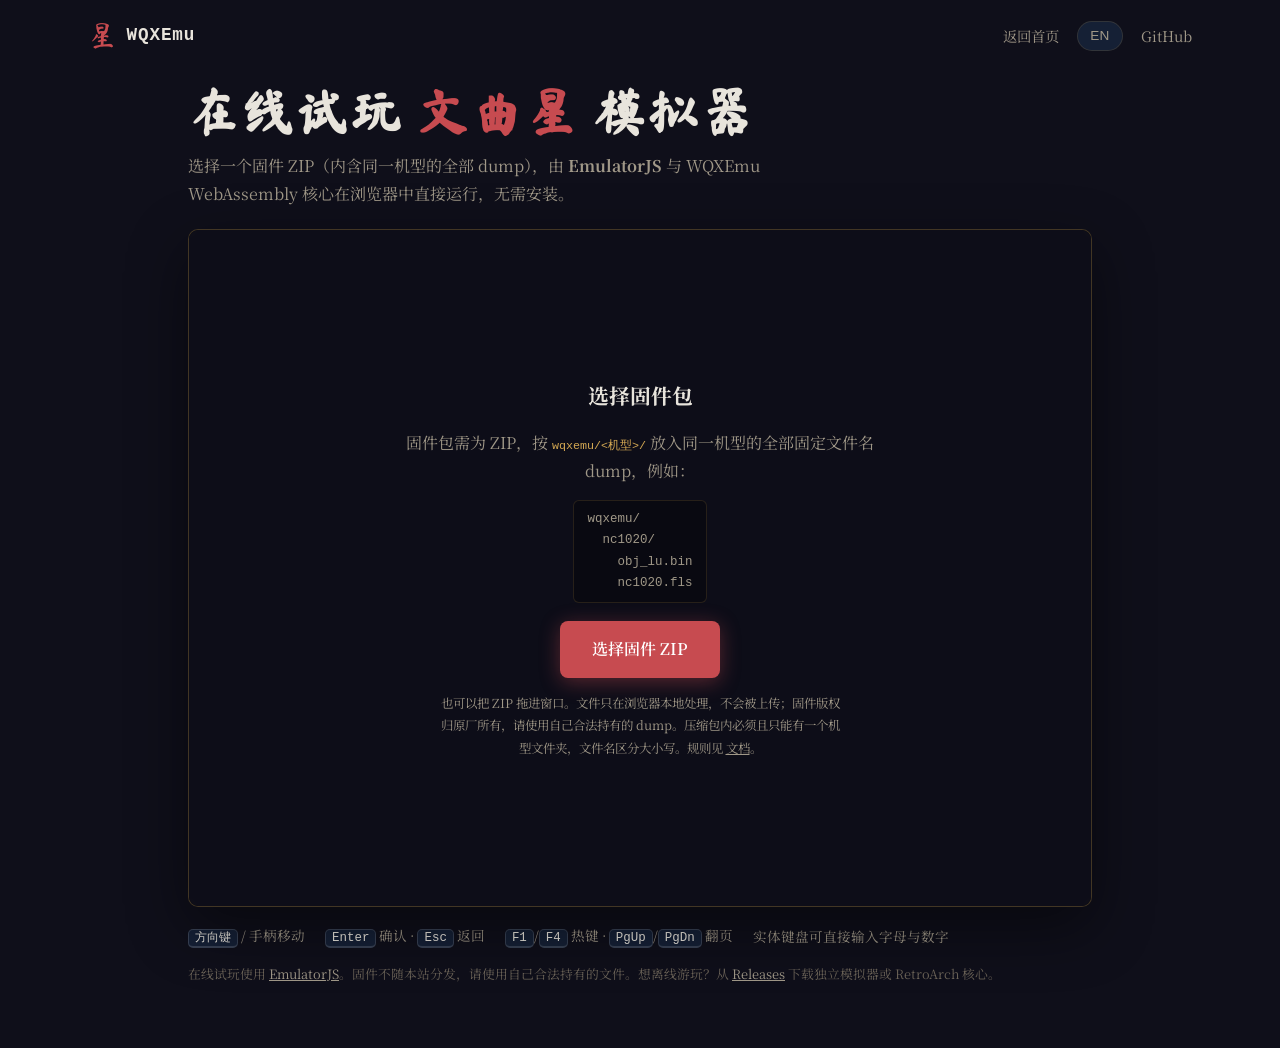
<file: site/play.html>
<!DOCTYPE html>
<html lang="zh-CN">
<head>
  <meta charset="UTF-8">
  <meta name="viewport" content="width=device-width, initial-scale=1.0">
  <meta name="description" content="在浏览器中选择固件包即可运行文曲星模拟器，无需安装。由 EmulatorJS 与 WQXEmu WebAssembly 核心驱动。">
  <meta name="theme-color" content="#0f0f1a">
  <title>在线试玩文曲星模拟器 — WQXEmu</title>
  <link rel="icon" href="data:image/svg+xml,<svg xmlns='http://www.w3.org/2000/svg' viewBox='0 0 100 100'><text y='.9em' font-size='90'>星</text></svg>">
  <link rel="stylesheet" href="css/style.css">
  <link rel="preconnect" href="https://fonts.googleapis.com">
  <link rel="preconnect" href="https://fonts.gstatic.com" crossorigin>
  <link href="https://fonts.googleapis.com/css2?family=Noto+Serif+SC:wght@400;600;700;900&family=Ma+Shan+Zheng&display=swap" rel="stylesheet">
  <style>
    .play-page {
      min-height: 100vh;
    }

    .play-header {
      display: flex;
      align-items: center;
      justify-content: space-between;
      gap: 16px;
      max-width: var(--container-max);
      margin: 0 auto;
      padding: 20px clamp(1.5rem, 4vw, 3rem);
    }

    .play-brand {
      display: flex;
      align-items: center;
      gap: 0.6rem;
      color: var(--text-primary);
      text-decoration: none;
    }

    .play-brand .logo-char { font-size: 1.8rem; }

    .play-header-links {
      display: flex;
      flex-wrap: wrap;
      align-items: center;
      justify-content: flex-end;
      gap: 18px;
    }

    .play-header-links a {
      color: var(--text-secondary);
      font-size: 0.9rem;
      text-decoration: none;
    }

    .play-header-links a:hover { color: var(--text-primary); }

    .play-main {
      max-width: 1000px;
      margin: 0 auto;
      padding: 8px clamp(1.5rem, 4vw, 3rem) 64px;
    }

    .play-title {
      font-family: var(--font-calligraphy);
      font-size: clamp(2rem, 5vw, 3.2rem);
      line-height: 1.25;
      letter-spacing: 0.06em;
    }

    .play-title span { color: var(--cinnabar); }

    .play-subtitle {
      color: var(--text-secondary);
      margin: 8px 0 20px;
      max-width: 68ch;
    }

    .play-subtitle code { color: var(--amber); font-size: 0.95em; }

    .play-stage {
      position: relative;
      width: 100%;
      aspect-ratio: 4 / 3;
      background: #0a0a12;
      border: 1px solid rgba(212, 168, 83, 0.28);
      border-radius: 10px;
      overflow: hidden;
      box-shadow: 0 20px 60px rgba(0, 0, 0, 0.45);
    }

    .play-stage > #game { position: absolute; inset: 0; }
    #game, #game canvas { width: 100% !important; height: 100% !important; }

    .play-overlay {
      position: absolute;
      inset: 0;
      z-index: 5;
      display: flex;
      flex-direction: column;
      align-items: center;
      justify-content: center;
      gap: 14px;
      padding: 24px;
      text-align: center;
      background: rgba(15, 15, 26, 0.92);
      backdrop-filter: blur(3px);
    }

    .play-overlay h2 { font-size: 1.3rem; }
    .play-overlay p { color: var(--text-secondary); max-width: 58ch; }
    .play-overlay .btn { margin-top: 4px; }
    .play-overlay[hidden] { display: none; }
    .play-overlay code { font-size: 0.9em; color: var(--amber); }

    #play-picker label.btn { cursor: pointer; }
    #play-picker input[hidden] { display: none; }

    .play-picker-error { color: #e07a7e; font-size: 0.85rem; }

    .play-picker-layout {
      font-family: var(--font-mono);
      font-size: 0.78rem;
      color: var(--text-secondary);
      background: rgba(0, 0, 0, 0.3);
      border: 1px solid var(--border);
      border-radius: 6px;
      padding: 8px 14px;
      text-align: left;
      line-height: 1.7;
    }

    .play-picker-hint { font-size: 0.78rem; color: var(--text-muted); }
    .play-picker-hint a { color: var(--text-secondary); text-decoration: underline; }

    .play-stage.is-drop {
      border-color: rgba(212, 168, 83, 0.7);
      box-shadow: 0 0 0 3px rgba(212, 168, 83, 0.18), 0 20px 60px rgba(0, 0, 0, 0.45);
    }

    .play-controls {
      margin-top: 16px;
      display: flex;
      flex-wrap: wrap;
      gap: 8px 20px;
      align-items: center;
      color: var(--text-secondary);
      font-size: 0.85rem;
    }

    .play-controls kbd {
      font-family: var(--font-mono);
      font-size: 0.78rem;
      color: var(--text-primary);
      background: var(--glass);
      border: 1px solid rgba(255, 255, 255, 0.15);
      border-bottom-width: 2px;
      border-radius: 5px;
      padding: 1px 6px;
    }

    .play-reset {
      margin-left: auto;
      padding: 4px 14px;
      font: inherit;
      font-size: 0.8rem;
      color: var(--text-secondary);
      background: transparent;
      border: 1px solid rgba(255, 255, 255, 0.2);
      border-radius: 999px;
      cursor: pointer;
    }

    .play-reset:hover { color: var(--amber); border-color: rgba(212, 168, 83, 0.45); }
    .play-reset[hidden] { display: none; }

    .play-note { margin-top: 12px; font-size: 0.8rem; color: var(--text-muted); }
    .play-note a { color: var(--text-secondary); text-decoration: underline; }

    @media (max-width: 640px) {
      .play-header { padding: 16px; }
      .play-header-links { gap: 12px; }
      .play-header-links .optional { display: none; }
      .play-main { padding: 0 16px 40px; }
      .play-stage { border-radius: 8px; }
      .play-stage.is-picking { aspect-ratio: auto; }
      .play-stage.is-picking #play-picker { position: static; }
      .play-overlay {
        justify-content: center;
        justify-content: safe center;
        padding: 16px;
        gap: 10px;
        overflow-y: auto;
        scrollbar-width: none;
      }
      .play-overlay::-webkit-scrollbar { display: none; }
      .play-overlay h2 { font-size: 1.1rem; }
      .play-overlay p { font-size: 0.85rem; }
      .play-picker-hint { font-size: 0.72rem; }
    }
  </style>
</head>
<body class="play-page">

  <header class="play-header">
    <a href="index.html" class="play-brand">
      <span class="logo-char">星</span>
      <span class="logo-text">WQXEmu</span>
    </a>
    <nav class="play-header-links">
      <a href="index.html" data-i18n="nav-back">返回首页</a>
      <button id="lang-toggle" class="lang-toggle" aria-label="Switch language">EN</button>
      <a href="https://github.com/AloysHF/WQXEmu" class="optional" target="_blank" rel="noopener">GitHub</a>
    </nav>
  </header>

  <main class="play-main">
    <h1 class="play-title" data-i18n="title">在线试玩 <span>文曲星</span> 模拟器</h1>
    <p class="play-subtitle" data-i18n="subtitle">选择一个固件 ZIP（内含同一机型的全部 dump），由 <strong>EmulatorJS</strong> 与 WQXEmu WebAssembly 核心在浏览器中直接运行，无需安装。</p>

    <div class="play-stage is-picking">
      <div id="game"></div>

      <div id="play-status" class="play-overlay" hidden>
        <h2 data-i18n="status-title">正在加载核心…</h2>
        <p data-i18n="status-desc">首次启动需要下载 WebAssembly 核心，请稍候。</p>
      </div>

      <div id="play-picker" class="play-overlay">
        <h2 data-i18n="picker-title">选择固件包</h2>
        <p data-i18n="picker-desc">固件包需为 ZIP，按 <code>wqxemu/&lt;机型&gt;/</code> 放入同一机型的全部固定文件名 dump，例如：</p>
        <pre class="play-picker-layout">wqxemu/
  nc1020/
    obj_lu.bin
    nc1020.fls</pre>
        <label class="btn btn-primary">
          <span data-i18n="pick-firmware">选择固件 ZIP</span>
          <input id="firmware-file" type="file" accept=".zip,application/zip" hidden>
        </label>
        <p id="play-picker-error" class="play-picker-error" hidden></p>
        <p class="play-picker-hint" data-i18n="picker-hint">也可以把 ZIP 拖进窗口。文件只在浏览器本地处理，不会被上传；固件版权归原厂所有，请使用自己合法持有的 dump。压缩包内必须且只能有一个机型文件夹，文件名区分大小写。规则见 <a href="https://github.com/AloysHF/WQXEmu/blob/master/docs/EmulatorJS-Core.md" target="_blank" rel="noopener">文档</a>。</p>
      </div>

      <div id="play-error" class="play-overlay" hidden>
        <h2 data-i18n="error-title">无法启动在线模拟器</h2>
        <p data-i18n="error-text">EmulatorJS 运行时未部署（缺少 <code>data/loader.js</code>）。请通过 Pages 部署流程生成 <code>site/data</code>，或直接使用独立版模拟器。</p>
      </div>
    </div>

    <div class="play-controls">
      <span data-i18n="ctrl-move"><kbd>方向键</kbd> / 手柄移动</span>
      <span data-i18n="ctrl-confirm"><kbd>Enter</kbd> 确认 · <kbd>Esc</kbd> 返回</span>
      <span data-i18n="ctrl-hotkeys"><kbd>F1</kbd>/<kbd>F4</kbd> 热键 · <kbd>PgUp</kbd>/<kbd>PgDn</kbd> 翻页</span>
      <span data-i18n="ctrl-keyboard">实体键盘可直接输入字母与数字</span>
      <button id="play-reset" class="play-reset" type="button" data-i18n="reset" hidden>换一个固件</button>
    </div>

    <p class="play-note" data-i18n="note">在线试玩使用 <a href="https://emulatorjs.org" target="_blank" rel="noopener">EmulatorJS</a>。固件不随本站分发，请使用自己合法持有的文件。想离线游玩？从 <a href="https://github.com/AloysHF/WQXEmu/releases" target="_blank" rel="noopener">Releases</a> 下载独立模拟器或 RetroArch 核心。</p>
  </main>

  <script>
    (function () {
      'use strict';

      var translations = {
        zh: {
          'meta-title': '在线试玩文曲星模拟器 — WQXEmu',
          'meta-desc': '在浏览器中选择固件包即可运行文曲星模拟器，无需安装。由 EmulatorJS 与 WQXEmu WebAssembly 核心驱动。',
          'nav-back': '返回首页',
          'title': '在线试玩 <span>文曲星</span> 模拟器',
          'subtitle': '选择一个固件 ZIP（内含同一机型的全部 dump），由 <strong>EmulatorJS</strong> 与 WQXEmu WebAssembly 核心在浏览器中直接运行，无需安装。',
          'status-title': '正在加载核心…',
          'status-desc': '首次启动需要下载 WebAssembly 核心，请稍候。',
          'picker-title': '选择固件包',
          'picker-desc': '固件包需为 ZIP，按 <code>wqxemu/&lt;机型&gt;/</code> 放入同一机型的全部固定文件名 dump，例如：',
          'pick-firmware': '选择固件 ZIP',
          'picker-hint': '也可以把 ZIP 拖进窗口。文件只在浏览器本地处理，不会被上传；固件版权归原厂所有，请使用自己合法持有的 dump。压缩包内必须且只能有一个机型文件夹，文件名区分大小写。规则见 <a href="https://github.com/AloysHF/WQXEmu/blob/master/docs/EmulatorJS-Core.md" target="_blank" rel="noopener">文档</a>。',
          'error-title': '无法启动在线模拟器',
          'error-text': 'EmulatorJS 运行时未部署（缺少 <code>data/loader.js</code>）。请通过 Pages 部署流程生成 <code>site/data</code>，或直接使用独立版模拟器。',
          'ctrl-move': '<kbd>方向键</kbd> / 手柄移动',
          'ctrl-confirm': '<kbd>Enter</kbd> 确认 · <kbd>Esc</kbd> 返回',
          'ctrl-hotkeys': '<kbd>F1</kbd>/<kbd>F4</kbd> 热键 · <kbd>PgUp</kbd>/<kbd>PgDn</kbd> 翻页',
          'ctrl-keyboard': '实体键盘可直接输入字母与数字',
          'reset': '换一个固件',
          'note': '在线试玩使用 <a href="https://emulatorjs.org" target="_blank" rel="noopener">EmulatorJS</a>。固件不随本站分发，请使用自己合法持有的文件。想离线游玩？从 <a href="https://github.com/AloysHF/WQXEmu/releases" target="_blank" rel="noopener">Releases</a> 下载独立模拟器或 RetroArch 核心。',
          'invalid-firmware': '请选择 .zip 固件包。'
        },
        en: {
          'meta-title': 'Play Wenquxing Online — WQXEmu',
          'meta-desc': 'Load a firmware archive in your browser and run the Wenquxing emulator, no install required. Powered by EmulatorJS and the WQXEmu WebAssembly core.',
          'nav-back': 'Back to Home',
          'title': 'Play the <span>Wenquxing</span> Emulator Online',
          'subtitle': 'Pick a firmware ZIP (all dumps for one model). <strong>EmulatorJS</strong> and the WQXEmu WebAssembly core run it right in the browser.',
          'status-title': 'Loading core…',
          'status-desc': 'The first launch downloads the WebAssembly core.',
          'picker-title': 'Choose a firmware archive',
          'picker-desc': 'The archive must be a ZIP with every dump of one model under <code>wqxemu/&lt;model&gt;/</code>, using the exact file names, for example:',
          'pick-firmware': 'Choose Firmware ZIP',
          'picker-hint': 'You can also drop the ZIP onto the window. Files are processed locally in your browser and never uploaded. Firmware is copyrighted; use dumps you legally own. The archive must contain exactly one model folder, and file names are case-sensitive. See the <a href="https://github.com/AloysHF/WQXEmu/blob/master/docs/EmulatorJS-Core.md" target="_blank" rel="noopener">documentation</a> for the layout.',
          'error-title': 'Unable to start the online emulator',
          'error-text': 'The EmulatorJS runtime is not deployed (missing <code>data/loader.js</code>). Generate <code>site/data</code> through the Pages workflow, or use the standalone emulator.',
          'ctrl-move': '<kbd>Arrows</kbd> / gamepad Move',
          'ctrl-confirm': '<kbd>Enter</kbd> Confirm · <kbd>Esc</kbd> Back',
          'ctrl-hotkeys': '<kbd>F1</kbd>/<kbd>F4</kbd> Hotkeys · <kbd>PgUp</kbd>/<kbd>PgDn</kbd> Page',
          'ctrl-keyboard': 'Type letters and digits with a physical keyboard',
          'reset': 'Load another firmware',
          'note': 'Online play uses <a href="https://emulatorjs.org" target="_blank" rel="noopener">EmulatorJS</a>. Firmware is not distributed with this site, so use your own legally obtained files. Prefer playing offline? Download the standalone emulator or the RetroArch core from <a href="https://github.com/AloysHF/WQXEmu/releases" target="_blank" rel="noopener">Releases</a>.',
          'invalid-firmware': 'Please choose a .zip firmware archive.'
        }
      };

      var storageKey = 'wqxemu-lang';
      var currentLang;
      try {
        currentLang = localStorage.getItem(storageKey) || 'zh';
      } catch (error) {
        currentLang = 'zh';
      }

      var languageButton = document.getElementById('lang-toggle');
      var description = document.querySelector('meta[name="description"]');

      function applyLang(lang) {
        currentLang = lang;
        document.documentElement.lang = lang === 'zh' ? 'zh-CN' : 'en';
        var t = translations[lang];

        document.querySelectorAll('[data-i18n]').forEach(function (el) {
          var key = el.getAttribute('data-i18n');
          if (t[key] !== undefined) el.innerHTML = t[key];
        });

        document.title = t['meta-title'];
        if (description) description.setAttribute('content', t['meta-desc']);
        languageButton.textContent = lang === 'zh' ? 'EN' : '中';
        languageButton.setAttribute('aria-label', lang === 'zh' ? 'Switch to English' : '切换到中文');

        try {
          localStorage.setItem(storageKey, lang);
        } catch (error) {
          // Language persistence is optional in restricted browsing contexts.
        }
      }

      var RUNTIME_PATH = 'data/';
      var FIRMWARE_EXTENSIONS = /\.zip$/i;
      var stage = document.querySelector('.play-stage');
      var status = document.getElementById('play-status');
      var picker = document.getElementById('play-picker');
      var pickerError = document.getElementById('play-picker-error');
      var error = document.getElementById('play-error');
      var firmwareInput = document.getElementById('firmware-file');
      var resetButton = document.getElementById('play-reset');
      var booted = false;

      function show(element) { element.hidden = false; }
      function hide(element) { element.hidden = true; }

      function fail(messageKey) {
        pickerError.textContent = translations[currentLang][messageKey];
        show(pickerError);
      }

      function boot(firmware) {
        if (booted) return;
        booted = true;
        stage.classList.remove('is-picking');
        hide(picker);
        hide(error);
        hide(pickerError);
        show(status);

        window.EJS_player = '#game';
        window.EJS_core = 'wqxemu';
        // Blob URLs have no file name, so EJS_gameName must keep the extension.
        window.EJS_gameUrl = URL.createObjectURL(firmware);
        window.EJS_gameName = firmware.name;
        window.EJS_pathtodata = RUNTIME_PATH;
        window.EJS_startOnLoaded = false;
        window.EJS_backgroundColor = '#0a0a12';
        if (currentLang === 'zh') window.EJS_language = 'zh-CN';

        var runtime = document.createElement('script');
        runtime.src = RUNTIME_PATH + 'loader.js';
        runtime.onload = function () {
          hide(status);
          show(resetButton);
        };
        runtime.onerror = function () {
          booted = false;
          hide(status);
          show(error);
          show(resetButton);
        };
        document.body.appendChild(runtime);
      }

      function pick(firmware) {
        if (!firmware || booted) return;
        if (!FIRMWARE_EXTENSIONS.test(firmware.name)) {
          fail('invalid-firmware');
          return;
        }
        boot(firmware);
      }

      firmwareInput.addEventListener('change', function () {
        pick(firmwareInput.files && firmwareInput.files[0]);
      });

      var dragDepth = 0;

      document.addEventListener('dragenter', function (event) {
        event.preventDefault();
        if (booted) return;
        dragDepth += 1;
        stage.classList.add('is-drop');
      });

      document.addEventListener('dragover', function (event) {
        event.preventDefault();
      });

      document.addEventListener('dragleave', function (event) {
        event.preventDefault();
        if (booted) return;
        dragDepth = Math.max(0, dragDepth - 1);
        if (dragDepth === 0) stage.classList.remove('is-drop');
      });

      document.addEventListener('drop', function (event) {
        event.preventDefault();
        dragDepth = 0;
        stage.classList.remove('is-drop');
        var files = event.dataTransfer && event.dataTransfer.files;
        if (files && files.length > 0) pick(files[0]);
      });

      resetButton.addEventListener('click', function () {
        window.location.reload();
      });

      languageButton.addEventListener('click', function () {
        applyLang(currentLang === 'zh' ? 'en' : 'zh');
      });

      applyLang(currentLang);
    })();
  </script>
</body>
</html>
</file>
<file: site/css/style.css>
/* ===== CSS Variables ===== */
:root {
    /* Ink wash palette */
    --ink-black: #1a1a2e;
    --ink-dark: #0f0f1a;
    --ink-deep: #16213e;
    --ink-medium: #1e3a5f;
    --ink-light: #2d5f8a;

    /* Accent colors - inspired by Chinese traditional colors */
    --cinnabar: #c74b50;      /* 朱砂红 */
    --jade: #5a8a6a;          /* 玉绿 */
    --amber: #d4a853;         /* 琥珀 */
    --indigo: #4a6fa5;        /* 靛蓝 */
    --paper: #f5f0e8;         /* 宣纸色 */

    /* Neutral */
    --text-primary: #e8e4dc;
    --text-secondary: #a09888;
    --text-muted: #6b6358;
    --border: rgba(212, 168, 83, 0.15);
    --glass: rgba(30, 58, 95, 0.4);

    /* Spacing */
    --section-padding: clamp(4rem, 8vw, 8rem);
    --container-max: 1200px;

    /* Typography */
    --font-serif: 'Noto Serif SC', 'Songti SC', 'SimSun', serif;
    --font-calligraphy: 'Ma Shan Zheng', 'STKaiti', 'KaiTi', cursive;
    --font-mono: 'JetBrains Mono', 'Fira Code', 'Cascadia Code', monospace;
}

/* ===== Reset ===== */
*,
*::before,
*::after {
    margin: 0;
    padding: 0;
    box-sizing: border-box;
}

html {
    scroll-behavior: smooth;
    scroll-padding-top: 80px;
}

body {
    font-family: var(--font-serif);
    background: var(--ink-dark);
    color: var(--text-primary);
    line-height: 1.8;
    overflow-x: hidden;
    -webkit-font-smoothing: antialiased;
}

/* ===== Skip Link ===== */
.skip-link {
    position: absolute;
    top: -100%;
    left: 50%;
    transform: translateX(-50%);
    padding: 0.5rem 1rem;
    background: var(--cinnabar);
    color: white;
    border-radius: 0 0 4px 4px;
    z-index: 1000;
    transition: top 0.2s;
}

.skip-link:focus {
    top: 0;
}

/* ===== Container ===== */
.container {
    max-width: var(--container-max);
    margin: 0 auto;
    padding: 0 clamp(1.5rem, 4vw, 3rem);
}

/* ===== Navigation ===== */
.nav {
    position: fixed;
    top: 0;
    left: 0;
    right: 0;
    z-index: 100;
    padding: 1rem 0;
    transition: all 0.3s ease;
    background: transparent;
}

.nav.scrolled {
    background: rgba(15, 15, 26, 0.85);
    backdrop-filter: blur(20px);
    -webkit-backdrop-filter: blur(20px);
    border-bottom: 1px solid var(--border);
    padding: 0.75rem 0;
}

.nav-inner {
    max-width: var(--container-max);
    margin: 0 auto;
    padding: 0 clamp(1.5rem, 4vw, 3rem);
    display: flex;
    align-items: center;
    justify-content: space-between;
}

.nav-logo {
    display: flex;
    align-items: center;
    gap: 0.75rem;
    text-decoration: none;
    color: var(--text-primary);
}

.logo-char {
    font-family: var(--font-calligraphy);
    font-size: 2rem;
    color: var(--cinnabar);
    line-height: 1;
}

.logo-text {
    font-family: var(--font-mono);
    font-size: 1.1rem;
    font-weight: 600;
    letter-spacing: 0.05em;
}

.nav-links {
    display: flex;
    align-items: center;
    gap: 2rem;
}

.nav-links a {
    color: var(--text-secondary);
    text-decoration: none;
    font-size: 0.95rem;
    transition: color 0.2s;
    position: relative;
}

.nav-links a:hover {
    color: var(--text-primary);
}

.nav-links a::after {
    content: '';
    position: absolute;
    bottom: -4px;
    left: 0;
    width: 0;
    height: 2px;
    background: var(--cinnabar);
    transition: width 0.3s;
}

.nav-links a:hover::after {
    width: 100%;
}

.nav-github {
    display: flex;
    align-items: center;
    gap: 0.5rem;
}

.lang-toggle {
    display: flex;
    align-items: center;
    gap: 0.25rem;
    padding: 0.4rem 0.8rem;
    background: var(--glass);
    border: 1px solid var(--border);
    border-radius: 20px;
    color: var(--text-secondary);
    cursor: pointer;
    font-size: 0.85rem;
    transition: all 0.2s;
}

.lang-toggle:hover {
    background: rgba(212, 168, 83, 0.1);
    color: var(--text-primary);
}

.lang-zh,
.lang-en {
    transition: opacity 0.2s;
}

html[lang="zh-CN"] .lang-en {
    opacity: 0.5;
}

html[lang="en"] .lang-zh {
    opacity: 0.5;
}

.nav-mobile-toggle {
    display: none;
    flex-direction: column;
    gap: 5px;
    padding: 0.5rem;
    background: none;
    border: none;
    cursor: pointer;
}

.nav-mobile-toggle span {
    width: 24px;
    height: 2px;
    background: var(--text-primary);
    transition: all 0.3s;
}

/* ===== Hero Section ===== */
.hero {
    position: relative;
    min-height: 100vh;
    display: flex;
    align-items: center;
    justify-content: center;
    overflow: hidden;
    background: linear-gradient(135deg, var(--ink-dark) 0%, var(--ink-deep) 50%, var(--ink-medium) 100%);
}

.hero-canvas {
    position: absolute;
    top: 0;
    left: 0;
    width: 100%;
    height: 100%;
    pointer-events: none;
    opacity: 0.6;
}

.hero-content {
    position: relative;
    z-index: 2;
    text-align: center;
    max-width: 800px;
    padding: 2rem;
}

.hero-badge {
    display: inline-flex;
    align-items: center;
    gap: 0.5rem;
    padding: 0.5rem 1.2rem;
    background: var(--glass);
    border: 1px solid var(--border);
    border-radius: 100px;
    font-size: 0.85rem;
    color: var(--amber);
    margin-bottom: 2rem;
    backdrop-filter: blur(10px);
}

.badge-icon {
    font-size: 0.75rem;
}

.hero-title {
    margin-bottom: 1.5rem;
    line-height: 1.2;
}

.title-calligraphy {
    display: block;
    font-family: var(--font-calligraphy);
    font-size: clamp(4rem, 10vw, 8rem);
    color: var(--text-primary);
    text-shadow: 0 0 60px rgba(199, 75, 80, 0.3);
    letter-spacing: 0.1em;
}

.title-sub {
    display: block;
    font-family: var(--font-serif);
    font-size: clamp(1.5rem, 3vw, 2.5rem);
    font-weight: 400;
    color: var(--text-secondary);
    letter-spacing: 0.3em;
    margin-top: 0.5rem;
}

.hero-desc {
    font-size: clamp(1rem, 2vw, 1.2rem);
    color: var(--text-secondary);
    line-height: 1.8;
    margin-bottom: 2.5rem;
    max-width: 600px;
    margin-left: auto;
    margin-right: auto;
}

.hero-actions {
    display: flex;
    gap: 1rem;
    justify-content: center;
    margin-bottom: 3rem;
}

.btn {
    display: inline-flex;
    align-items: center;
    gap: 0.5rem;
    padding: 0.875rem 2rem;
    border-radius: 8px;
    font-size: 1rem;
    font-weight: 600;
    text-decoration: none;
    transition: all 0.3s ease;
    cursor: pointer;
    border: none;
    font-family: var(--font-serif);
}

.btn-primary {
    background: var(--cinnabar);
    color: white;
    box-shadow: 0 4px 20px rgba(199, 75, 80, 0.4);
}

.btn-primary:hover {
    background: #d65a60;
    transform: translateY(-2px);
    box-shadow: 0 6px 30px rgba(199, 75, 80, 0.5);
}

.btn-secondary {
    background: var(--glass);
    color: var(--text-primary);
    border: 1px solid var(--border);
    backdrop-filter: blur(10px);
}

.btn-secondary:hover {
    background: rgba(212, 168, 83, 0.1);
    border-color: var(--amber);
}

.hero-stats {
    display: flex;
    align-items: center;
    justify-content: center;
    gap: 2rem;
    padding: 1.5rem 2rem;
    background: var(--glass);
    border: 1px solid var(--border);
    border-radius: 16px;
    backdrop-filter: blur(10px);
}

.stat {
    text-align: center;
}

.stat-num {
    display: block;
    font-family: var(--font-mono);
    font-size: 1.5rem;
    font-weight: 700;
    color: var(--amber);
}

.stat-label {
    display: block;
    font-size: 0.85rem;
    color: var(--text-muted);
}

.stat-divider {
    width: 1px;
    height: 40px;
    background: var(--border);
}

.hero-devices {
    position: absolute;
    right: 5%;
    top: 50%;
    transform: translateY(-50%);
    z-index: 1;
}

.device-showcase {
    position: relative;
    width: 280px;
    height: 350px;
}

.device-img {
    position: absolute;
    top: 0;
    left: 0;
    width: 100%;
    height: 100%;
    object-fit: contain;
    opacity: 0;
    transform: scale(0.9);
    transition: all 0.5s ease;
}

.device-img.active {
    opacity: 1;
    transform: scale(1);
}

.device-nav {
    display: flex;
    justify-content: center;
    gap: 0.75rem;
    margin-top: 1.5rem;
}

.device-dot {
    width: 10px;
    height: 10px;
    border-radius: 50%;
    background: var(--text-muted);
    border: none;
    cursor: pointer;
    transition: all 0.3s;
    padding: 0;
}

.device-dot.active {
    background: var(--cinnabar);
    transform: scale(1.2);
}

.hero-scroll-hint {
    position: absolute;
    bottom: 2rem;
    left: 50%;
    transform: translateX(-50%);
    display: flex;
    flex-direction: column;
    align-items: center;
    gap: 0.5rem;
    color: var(--text-muted);
    font-size: 0.85rem;
    animation: bounce 2s infinite;
}

@keyframes bounce {
    0%, 100% { transform: translateX(-50%) translateY(0); }
    50% { transform: translateX(-50%) translateY(-10px); }
}

/* ===== Sections ===== */
.section {
    padding: var(--section-padding) 0;
    position: relative;
}

.section-title {
    font-family: var(--font-calligraphy);
    font-size: clamp(2.5rem, 5vw, 4rem);
    color: var(--text-primary);
    text-align: center;
    margin-bottom: 1rem;
    letter-spacing: 0.1em;
}

.section-subtitle {
    text-align: center;
    color: var(--text-secondary);
    font-size: 1.1rem;
    margin-bottom: 3rem;
}

/* ===== About Section ===== */
.about {
    background: linear-gradient(180deg, var(--ink-dark) 0%, var(--ink-deep) 100%);
}

.about-grid {
    display: grid;
    grid-template-columns: 1fr 1fr;
    gap: 4rem;
    align-items: center;
}

.about-text {
    max-width: 500px;
}

.about-desc {
    font-size: 1.1rem;
    color: var(--text-secondary);
    margin-bottom: 2rem;
    line-height: 2;
}

.about-flow {
    display: flex;
    align-items: center;
    gap: 1rem;
    flex-wrap: wrap;
}

.flow-item {
    display: flex;
    flex-direction: column;
    align-items: center;
    gap: 0.5rem;
}

.flow-icon {
    font-size: 2rem;
}

.flow-arrow {
    color: var(--amber);
    font-size: 1.5rem;
}

.about-visual {
    display: flex;
    justify-content: center;
}

.ink-frame {
    position: relative;
    padding: 2rem;
    background: var(--glass);
    border: 1px solid var(--border);
    border-radius: 8px;
    backdrop-filter: blur(10px);
}

.ink-frame::before {
    content: '';
    position: absolute;
    top: -8px;
    left: -8px;
    right: -8px;
    bottom: -8px;
    border: 1px solid var(--amber);
    border-radius: 12px;
    opacity: 0.3;
    pointer-events: none;
}

.about-img {
    width: 100%;
    max-width: 300px;
    height: auto;
    display: block;
}

/* ===== Models Section ===== */
.models {
    background: var(--ink-dark);
}

.models-grid {
    display: grid;
    grid-template-columns: repeat(auto-fit, minmax(220px, 1fr));
    gap: 2rem;
}

.model-card {
    background: var(--glass);
    border: 1px solid var(--border);
    border-radius: 16px;
    overflow: hidden;
    transition: all 0.3s ease;
    backdrop-filter: blur(10px);
}

.model-card:hover {
    transform: translateY(-8px);
    border-color: var(--amber);
    box-shadow: 0 20px 60px rgba(0, 0, 0, 0.3);
}

.model-img-wrap {
    padding: 1.5rem;
    background: linear-gradient(135deg, rgba(26, 26, 46, 0.8), rgba(30, 58, 95, 0.8));
    display: flex;
    justify-content: center;
    align-items: center;
    min-height: 200px;
}

.model-img {
    width: 100%;
    max-width: 180px;
    height: auto;
    object-fit: contain;
    transition: transform 0.3s;
}

.model-card:hover .model-img {
    transform: scale(1.05);
}

.model-info {
    padding: 1.5rem;
    text-align: center;
}

.model-name {
    font-family: var(--font-mono);
    font-size: 1.25rem;
    color: var(--text-primary);
    margin-bottom: 0.5rem;
}

.model-status {
    display: inline-block;
    padding: 0.25rem 0.75rem;
    border-radius: 100px;
    font-size: 0.8rem;
    margin-bottom: 0.75rem;
}

.model-status.working {
    background: rgba(90, 138, 106, 0.2);
    color: var(--jade);
    border: 1px solid rgba(90, 138, 106, 0.3);
}

.model-desc {
    font-size: 0.9rem;
    color: var(--text-secondary);
    line-height: 1.6;
}

/* ===== Features Section ===== */
.features {
    background: linear-gradient(180deg, var(--ink-dark) 0%, var(--ink-deep) 100%);
}

.features-grid {
    display: grid;
    grid-template-columns: repeat(auto-fit, minmax(300px, 1fr));
    gap: 2rem;
}

.feature-card {
    padding: 2rem;
    background: var(--glass);
    border: 1px solid var(--border);
    border-radius: 16px;
    transition: all 0.3s ease;
    backdrop-filter: blur(10px);
}

.feature-card:hover {
    transform: translateY(-4px);
    border-color: var(--cinnabar);
    box-shadow: 0 10px 40px rgba(199, 75, 80, 0.1);
}

.feature-icon {
    width: 56px;
    height: 56px;
    display: flex;
    align-items: center;
    justify-content: center;
    background: rgba(199, 75, 80, 0.1);
    border-radius: 12px;
    color: var(--cinnabar);
    margin-bottom: 1.25rem;
}

.feature-card h3 {
    font-size: 1.25rem;
    color: var(--text-primary);
    margin-bottom: 0.75rem;
}

.feature-card p {
    font-size: 0.95rem;
    color: var(--text-secondary);
    line-height: 1.7;
}

/* ===== Architecture Section ===== */
.architecture {
    background: var(--ink-dark);
}

.arch-diagram {
    max-width: 800px;
    margin: 0 auto;
    padding: 2rem;
}

.arch-layer {
    display: flex;
    justify-content: center;
    gap: 2rem;
    margin-bottom: 1rem;
}

.arch-box {
    padding: 1.5rem 2.5rem;
    background: var(--glass);
    border: 1px solid var(--border);
    border-radius: 12px;
    text-align: center;
    min-width: 200px;
    backdrop-filter: blur(10px);
}

.arch-label {
    display: block;
    font-family: var(--font-mono);
    font-size: 1rem;
    color: var(--amber);
    margin-bottom: 0.25rem;
}

.arch-desc {
    display: block;
    font-size: 0.85rem;
    color: var(--text-muted);
}

.arch-connector {
    display: flex;
    justify-content: center;
    color: var(--text-muted);
    margin: 0.5rem 0;
}

.arch-layer-bottom {
    display: flex;
    flex-wrap: wrap;
    justify-content: center;
    gap: 1rem;
}

.arch-component {
    padding: 1rem 1.5rem;
    background: rgba(90, 138, 106, 0.1);
    border: 1px solid rgba(90, 138, 106, 0.2);
    border-radius: 8px;
    text-align: center;
    min-width: 100px;
}

.arch-component span:first-child {
    display: block;
    font-family: var(--font-mono);
    font-size: 0.9rem;
    color: var(--jade);
}

.arch-comp-desc {
    display: block;
    font-size: 0.75rem;
    color: var(--text-muted);
    margin-top: 0.25rem;
}

/* ===== Quick Start Section ===== */
.quickstart {
    background: linear-gradient(180deg, var(--ink-dark) 0%, var(--ink-deep) 100%);
}

.qs-grid {
    display: grid;
    grid-template-columns: repeat(3, 1fr);
    gap: 2rem;
    margin-bottom: 3rem;
}

.qs-card {
    padding: 2rem;
    background: var(--glass);
    border: 1px solid var(--border);
    border-radius: 16px;
    text-align: center;
    backdrop-filter: blur(10px);
}

.qs-step {
    width: 48px;
    height: 48px;
    display: flex;
    align-items: center;
    justify-content: center;
    margin: 0 auto 1.5rem;
    background: var(--cinnabar);
    color: white;
    border-radius: 50%;
    font-size: 1.25rem;
    font-weight: 700;
}

.qs-card h3 {
    font-size: 1.2rem;
    color: var(--text-primary);
    margin-bottom: 1rem;
}

.qs-card p {
    font-size: 0.95rem;
    color: var(--text-secondary);
}

.qs-code {
    background: var(--ink-dark);
    border: 1px solid var(--border);
    border-radius: 8px;
    padding: 1rem;
    text-align: left;
}

.qs-code code {
    font-family: var(--font-mono);
    font-size: 0.9rem;
    color: var(--jade);
    line-height: 1.6;
}

.qs-firmware-table {
    max-width: 700px;
    margin: 0 auto;
}

.qs-firmware-table h3 {
    text-align: center;
    font-size: 1.3rem;
    color: var(--text-primary);
    margin-bottom: 1.5rem;
}

.table-wrap {
    overflow-x: auto;
    border-radius: 12px;
    border: 1px solid var(--border);
}

table {
    width: 100%;
    border-collapse: collapse;
    background: var(--glass);
    backdrop-filter: blur(10px);
}

th, td {
    padding: 1rem 1.5rem;
    text-align: left;
    border-bottom: 1px solid var(--border);
}

th {
    background: rgba(199, 75, 80, 0.1);
    color: var(--text-primary);
    font-weight: 600;
}

td {
    color: var(--text-secondary);
    font-family: var(--font-mono);
    font-size: 0.9rem;
}

tr:last-child td {
    border-bottom: none;
}

tr:hover td {
    background: rgba(212, 168, 83, 0.05);
}

/* ===== Play Section ===== */
.play {
    background: linear-gradient(180deg, var(--ink-deep) 0%, var(--ink-dark) 100%);
}

.play-cta {
    display: grid;
    grid-template-columns: 1.15fr 0.85fr;
    gap: 3rem;
    align-items: center;
    padding: clamp(1.5rem, 4vw, 3rem);
    background: var(--glass);
    border: 1px solid var(--border);
    border-radius: 16px;
    backdrop-filter: blur(10px);
    box-shadow: 0 20px 60px rgba(0, 0, 0, 0.35);
}

.play-cta-badge {
    display: inline-block;
    padding: 0.25rem 0.8rem;
    border-radius: 999px;
    background: rgba(212, 168, 83, 0.12);
    border: 1px solid rgba(212, 168, 83, 0.3);
    color: var(--amber);
    font-size: 0.8rem;
    font-weight: 600;
    letter-spacing: 0.05em;
}

.play-cta-body h2 {
    font-family: var(--font-calligraphy);
    font-size: clamp(2rem, 4vw, 3rem);
    color: var(--text-primary);
    letter-spacing: 0.08em;
    margin: 0.9rem 0 0.75rem;
}

.play-cta-body p {
    color: var(--text-secondary);
    font-size: 1rem;
    margin-bottom: 1.5rem;
    max-width: 52ch;
}

.play-cta-visual {
    display: flex;
    align-items: center;
    justify-content: center;
}

.play-cta-screen {
    position: relative;
    display: flex;
    flex-direction: column;
    align-items: center;
    justify-content: center;
    gap: 0.6rem;
    width: 100%;
    max-width: 380px;
    aspect-ratio: 2 / 1;
    background:
        repeating-linear-gradient(0deg, rgba(90, 138, 106, 0.08) 0 1px, transparent 1px 3px),
        #0b0f0d;
    border: 1px solid rgba(90, 138, 106, 0.35);
    border-radius: 12px;
    box-shadow: inset 0 0 40px rgba(90, 138, 106, 0.12), 0 12px 32px rgba(0, 0, 0, 0.4);
}

.play-cta-char {
    font-family: var(--font-calligraphy);
    font-size: clamp(3rem, 6vw, 4.5rem);
    line-height: 1;
    color: var(--jade);
    text-shadow: 0 0 18px rgba(90, 138, 106, 0.45);
}

.play-cta-hint {
    font-family: var(--font-mono);
    font-size: 0.72rem;
    letter-spacing: 0.35em;
    color: var(--text-muted);
}

/* ===== Build Section ===== */
.build {
    background: var(--ink-dark);
}

.build-grid {
    display: grid;
    grid-template-columns: 1fr 1fr;
    gap: 2rem;
    max-width: 900px;
    margin: 0 auto;
}

.build-card {
    padding: 2rem;
    background: var(--glass);
    border: 1px solid var(--border);
    border-radius: 16px;
    backdrop-filter: blur(10px);
}

.build-card h3 {
    font-size: 1.25rem;
    color: var(--text-primary);
    margin-bottom: 1.5rem;
    text-align: center;
}

.build-code {
    background: var(--ink-dark);
    border: 1px solid var(--border);
    border-radius: 8px;
    padding: 1.5rem;
    overflow-x: auto;
}

.build-code pre {
    margin: 0;
}

.build-code code {
    font-family: var(--font-mono);
    font-size: 0.9rem;
    color: var(--jade);
    line-height: 1.8;
}

.build-note {
    margin-top: 1rem;
    font-size: 0.9rem;
    color: var(--text-muted);
    text-align: center;
}

/* ===== Links Section ===== */
.links {
    background: linear-gradient(180deg, var(--ink-dark) 0%, var(--ink-deep) 100%);
}

.links-grid {
    display: grid;
    grid-template-columns: repeat(auto-fit, minmax(160px, 1fr));
    gap: 1.5rem;
    max-width: 800px;
    margin: 0 auto;
}

.link-card {
    display: flex;
    flex-direction: column;
    align-items: center;
    gap: 0.75rem;
    padding: 1.5rem;
    background: var(--glass);
    border: 1px solid var(--border);
    border-radius: 12px;
    color: var(--text-secondary);
    text-decoration: none;
    transition: all 0.3s ease;
    backdrop-filter: blur(10px);
}

.link-card:hover {
    color: var(--text-primary);
    border-color: var(--amber);
    transform: translateY(-4px);
    box-shadow: 0 10px 30px rgba(0, 0, 0, 0.2);
}

.link-card svg {
    color: var(--amber);
}

.link-card span {
    font-size: 0.95rem;
}

/* ===== Footer ===== */
.footer {
    padding: 3rem 0;
    background: var(--ink-black);
    border-top: 1px solid var(--border);
}

.footer-content {
    text-align: center;
}

.footer-text {
    display: flex;
    align-items: center;
    justify-content: center;
    gap: 0.75rem;
    font-size: 1.1rem;
    color: var(--text-primary);
    margin-bottom: 0.5rem;
}

.footer-logo {
    font-family: var(--font-calligraphy);
    font-size: 1.5rem;
    color: var(--cinnabar);
}

.footer-license {
    font-size: 0.85rem;
    color: var(--text-muted);
}

/* ===== Animations ===== */
@keyframes fadeInUp {
    from {
        opacity: 0;
        transform: translateY(30px);
    }
    to {
        opacity: 1;
        transform: translateY(0);
    }
}

.fade-in {
    opacity: 0;
    transform: translateY(30px);
    transition: all 0.6s ease;
}

.fade-in.visible {
    opacity: 1;
    transform: translateY(0);
}

/* ===== Responsive ===== */
@media (max-width: 1024px) {
    .hero-devices {
        display: none;
    }

    .nav-links {
        gap: 1.25rem;
    }

    .about-grid {
        grid-template-columns: 1fr;
        gap: 3rem;
    }

    .about-visual {
        order: -1;
    }

    .build-grid {
        grid-template-columns: 1fr;
    }

    .play-cta {
        grid-template-columns: 1fr;
        gap: 2rem;
    }

    .play-cta-visual {
        order: -1;
    }
}

@media (max-width: 768px) {
    .nav-links {
        display: none;
        position: absolute;
        top: 100%;
        left: 0;
        right: 0;
        flex-direction: column;
        gap: 0;
        padding: 1rem;
        background: rgba(15, 15, 26, 0.95);
        backdrop-filter: blur(20px);
        border-bottom: 1px solid var(--border);
    }

    .nav-links.active {
        display: flex;
    }

    .nav-links a {
        padding: 0.75rem 0;
        border-bottom: 1px solid var(--border);
    }

    .nav-links a:last-child {
        border-bottom: none;
    }

    .nav-mobile-toggle {
        display: flex;
    }

    .hero-stats {
        flex-wrap: wrap;
        gap: 1.5rem;
    }

    .stat-divider {
        display: none;
    }

    .hero-actions {
        flex-direction: column;
        align-items: center;
    }

    .btn {
        width: 100%;
        max-width: 280px;
        justify-content: center;
    }

    .qs-grid {
        grid-template-columns: 1fr;
    }

    .models-grid {
        grid-template-columns: repeat(2, 1fr);
    }

    .features-grid {
        grid-template-columns: 1fr;
    }

    .links-grid {
        grid-template-columns: repeat(2, 1fr);
    }
}

@media (max-width: 480px) {
    .models-grid {
        grid-template-columns: 1fr;
    }

    .about-flow {
        justify-content: center;
    }

    .flow-arrow {
        display: none;
    }
}

/* ===== Scrollbar ===== */
::-webkit-scrollbar {
    width: 8px;
}

::-webkit-scrollbar-track {
    background: var(--ink-dark);
}

::-webkit-scrollbar-thumb {
    background: var(--ink-medium);
    border-radius: 4px;
}

::-webkit-scrollbar-thumb:hover {
    background: var(--ink-light);
}

/* ===== Selection ===== */
::selection {
    background: rgba(199, 75, 80, 0.3);
    color: var(--text-primary);
}
</file>
